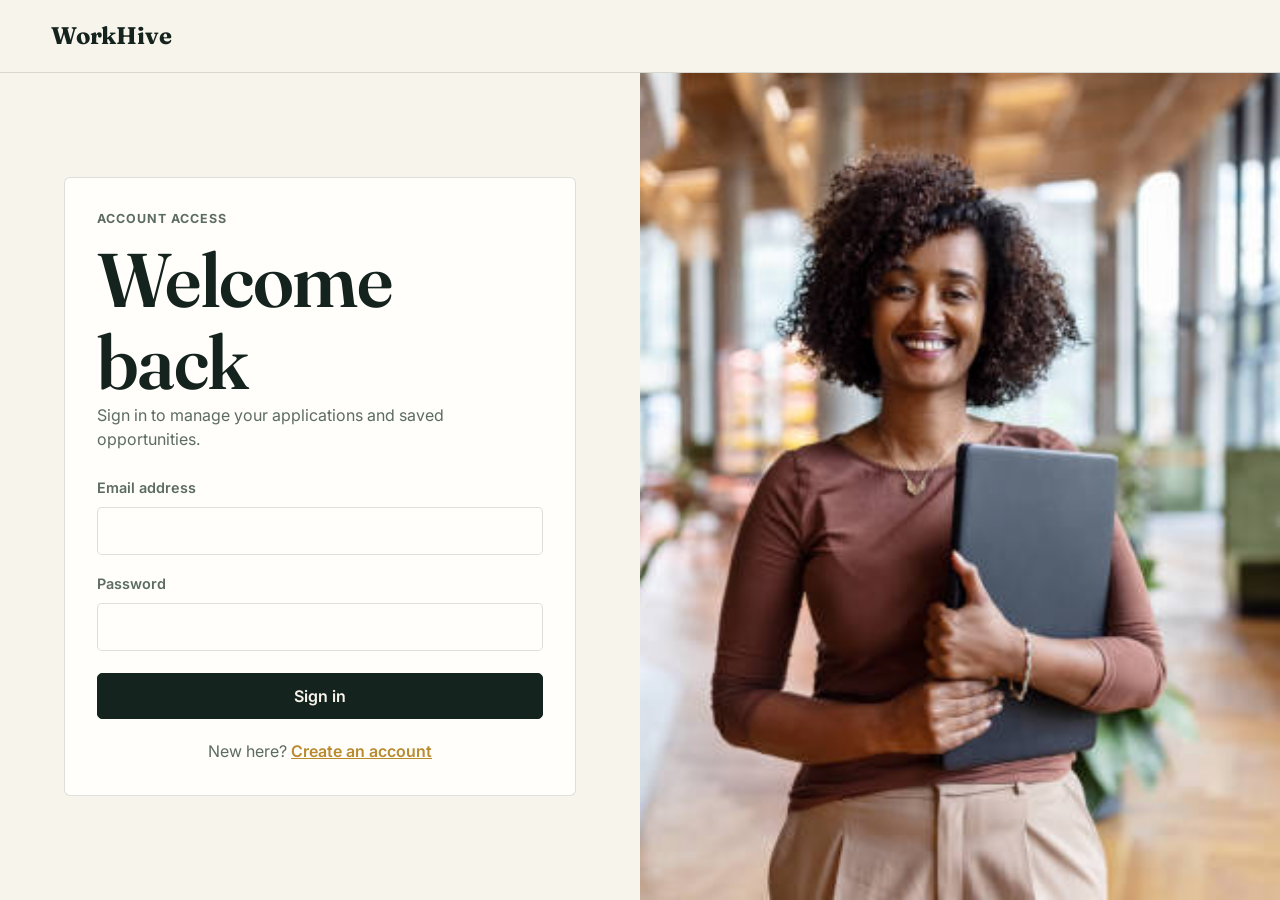
<file: public/login.html>
<!doctype html>
<html lang="en">
<head>
    <meta charset="utf-8">
    <meta name="viewport" content="width=device-width, initial-scale=1">
    <title>Login | WorkHive</title>
    <link rel="stylesheet" href="assets/css/style.css">
</head>
<body>
    <header class="site-header">
        <nav class="site-nav" aria-label="Authentication navigation">
            <a class="site-logo" href="index.php" aria-label="WorkHive home">WorkHive</a>
        </nav>
    </header>

    <main class="auth-main auth-split">
        <section class="auth-shell" aria-labelledby="login-title">
            <div class="auth-card">
                <p class="section-kicker">Account access</p>
                <h1 id="login-title">Welcome back</h1>
                <p>Sign in to manage your applications and saved opportunities.</p>

                <form class="auth-form" action="#" method="post">
                    <div class="form-field">
                        <label for="login-email">Email address</label>
                        <input type="email" id="login-email" name="email" autocomplete="email" required>
                    </div>

                    <div class="form-field">
                        <label for="login-password">Password</label>
                        <input type="password" id="login-password" name="password" autocomplete="current-password" required>
                    </div>

                    <button class="button-primary" type="button">Sign in</button>
                </form>

                <p class="auth-switch">New here? <a href="register.html">Create an account</a></p>
            </div>
        </section>
        <aside class="auth-photo auth-photo-login" aria-label="Professional workplace scene"></aside>
    </main>
</body>
</html>
</file>
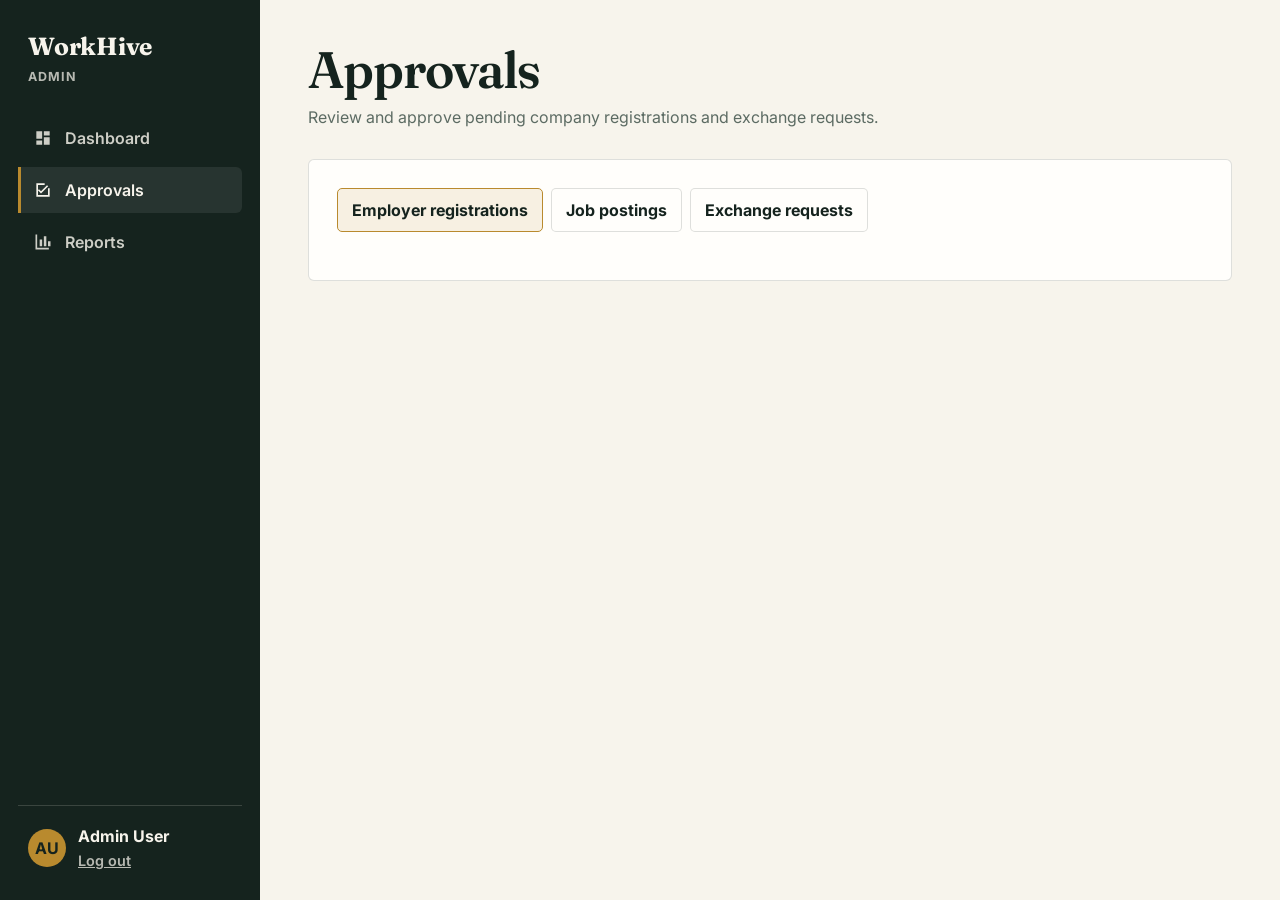
<file: public/admin/approvals.html>
<!doctype html>
<html lang="en">
<head>
    <meta charset="utf-8">
    <meta name="viewport" content="width=device-width, initial-scale=1">
    <title>Approvals | WorkHive Admin</title>
    <link rel="stylesheet" href="../assets/css/style.css">
    <link rel="stylesheet" href="assets/admin.css">
</head>
<body class="admin-body" data-admin-page="approvals">
    <aside class="admin-sidebar" aria-label="Admin navigation">
        <div class="admin-brand">
            <a href="dashboard.php">WorkHive</a>
            <span>Admin</span>
        </div>

        <nav class="admin-nav">
            <a class="admin-nav-link" href="dashboard.php">
                <svg viewBox="0 0 24 24" aria-hidden="true"><path d="M4 13h7V4H4v9Zm0 7h7v-5H4v5Zm9 0h7v-9h-7v9Zm0-16v5h7V4h-7Z"></path></svg>
                <span>Dashboard</span>
            </a>
            <a class="admin-nav-link is-active" href="approvals.php" aria-current="page">
                <svg viewBox="0 0 24 24" aria-hidden="true"><path d="M9.6 16.2 5.8 12.4l1.4-1.4 2.4 2.4 7.2-7.2 1.4 1.4-8.6 8.6ZM4 4h10v2H6v12h12v-8h2v10H4V4Z"></path></svg>
                <span>Approvals</span>
            </a>
            <a class="admin-nav-link" href="reports.php">
                <svg viewBox="0 0 24 24" aria-hidden="true"><path d="M5 19h14v2H3V3h2v16Zm3-2V9h3v8H8Zm5 0V5h3v12h-3Zm5 0v-6h3v6h-3Z"></path></svg>
                <span>Reports</span>
            </a>
        </nav>

        <div class="admin-profile">
            <div class="admin-avatar" aria-hidden="true">AU</div>
            <div>
                <p>Admin User</p>
                <a href="../index.php">Log out</a>
            </div>
        </div>
    </aside>

    <main class="admin-main">
        <header class="admin-page-header">
            <h1>Approvals</h1>
            <p>Review and approve pending company registrations and exchange requests.</p>
        </header>

        <section class="admin-panel approvals-panel" aria-label="Pending approvals">
            <div class="tab-list" role="tablist" aria-label="Approval categories">
                <button class="tab-button is-active" type="button" role="tab" aria-selected="true" data-tab="employers">Employer registrations</button>
                <button class="tab-button" type="button" role="tab" aria-selected="false" data-tab="jobs">Job postings</button>
                <button class="tab-button" type="button" role="tab" aria-selected="false" data-tab="exchanges">Exchange requests</button>
            </div>

            <div class="approval-list" id="approval-list"></div>
        </section>
    </main>

    <script src="assets/admin.js"></script>
</body>
</html>
</file>
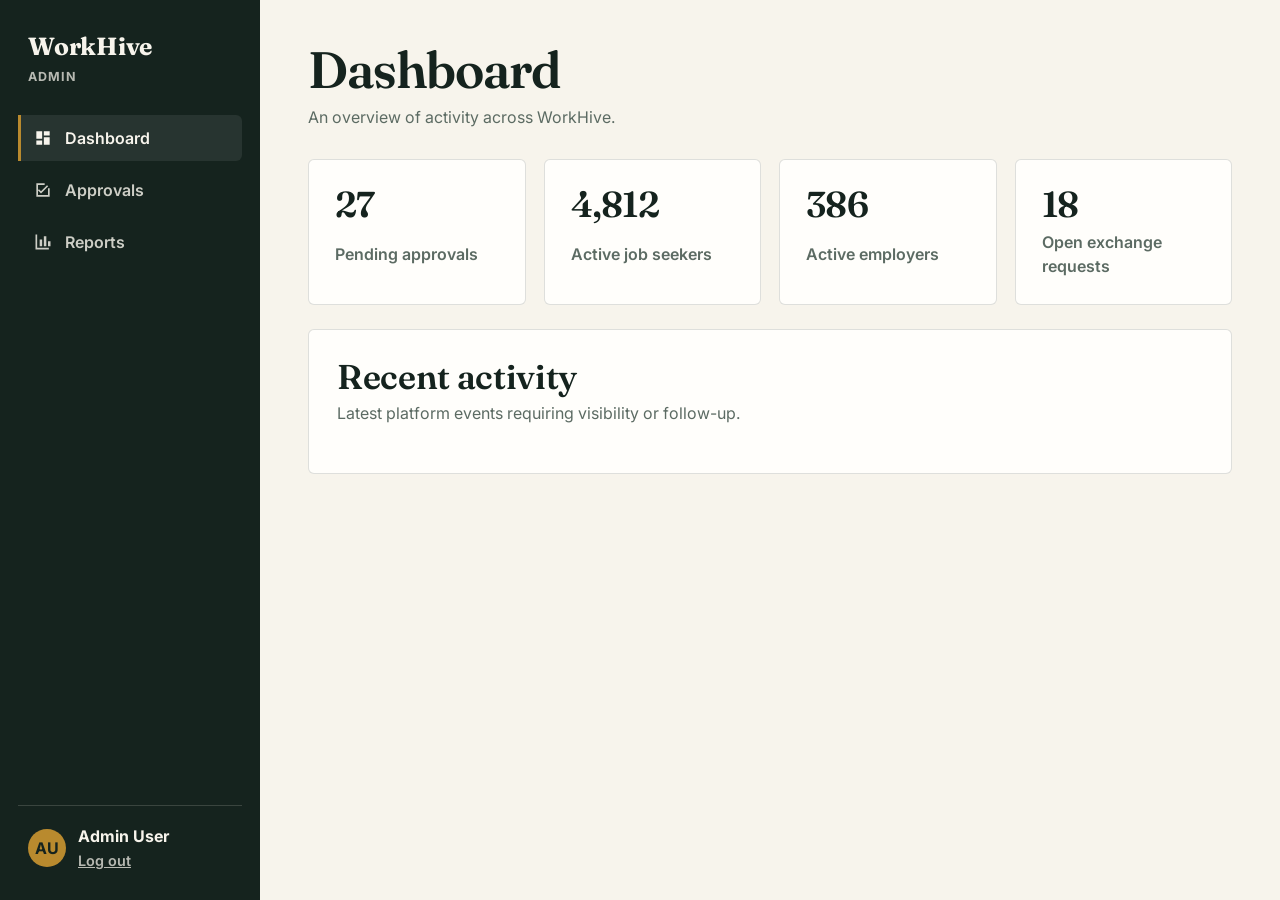
<file: public/admin/dashboard.html>
<!doctype html>
<html lang="en">
<head>
    <meta charset="utf-8">
    <meta name="viewport" content="width=device-width, initial-scale=1">
    <title>Admin Dashboard | WorkHive</title>
    <link rel="stylesheet" href="../assets/css/style.css">
    <link rel="stylesheet" href="assets/admin.css">
</head>
<body class="admin-body" data-admin-page="dashboard">
    <aside class="admin-sidebar" aria-label="Admin navigation">
        <div class="admin-brand">
            <a href="dashboard.php">WorkHive</a>
            <span>Admin</span>
        </div>

        <nav class="admin-nav">
            <a class="admin-nav-link is-active" href="dashboard.php" aria-current="page">
                <svg viewBox="0 0 24 24" aria-hidden="true"><path d="M4 13h7V4H4v9Zm0 7h7v-5H4v5Zm9 0h7v-9h-7v9Zm0-16v5h7V4h-7Z"></path></svg>
                <span>Dashboard</span>
            </a>
            <a class="admin-nav-link" href="approvals.php">
                <svg viewBox="0 0 24 24" aria-hidden="true"><path d="M9.6 16.2 5.8 12.4l1.4-1.4 2.4 2.4 7.2-7.2 1.4 1.4-8.6 8.6ZM4 4h10v2H6v12h12v-8h2v10H4V4Z"></path></svg>
                <span>Approvals</span>
            </a>
            <a class="admin-nav-link" href="reports.php">
                <svg viewBox="0 0 24 24" aria-hidden="true"><path d="M5 19h14v2H3V3h2v16Zm3-2V9h3v8H8Zm5 0V5h3v12h-3Zm5 0v-6h3v6h-3Z"></path></svg>
                <span>Reports</span>
            </a>
        </nav>

        <div class="admin-profile">
            <div class="admin-avatar" aria-hidden="true">AU</div>
            <div>
                <p>Admin User</p>
                <a href="../index.php">Log out</a>
            </div>
        </div>
    </aside>

    <main class="admin-main">
        <header class="admin-page-header">
            <h1>Dashboard</h1>
            <p>An overview of activity across WorkHive.</p>
        </header>

        <section class="admin-stats" aria-label="Platform statistics">
            <article class="admin-stat-card">
                <strong>27</strong>
                <span>Pending approvals</span>
            </article>
            <article class="admin-stat-card">
                <strong>4,812</strong>
                <span>Active job seekers</span>
            </article>
            <article class="admin-stat-card">
                <strong>386</strong>
                <span>Active employers</span>
            </article>
            <article class="admin-stat-card">
                <strong>18</strong>
                <span>Open exchange requests</span>
            </article>
        </section>

        <section class="admin-panel" aria-labelledby="activity-title">
            <div class="admin-section-heading">
                <h2 id="activity-title">Recent activity</h2>
                <p>Latest platform events requiring visibility or follow-up.</p>
            </div>
            <div class="activity-list" id="activity-list"></div>
        </section>
    </main>

    <script src="assets/admin.js"></script>
</body>
</html>
</file>
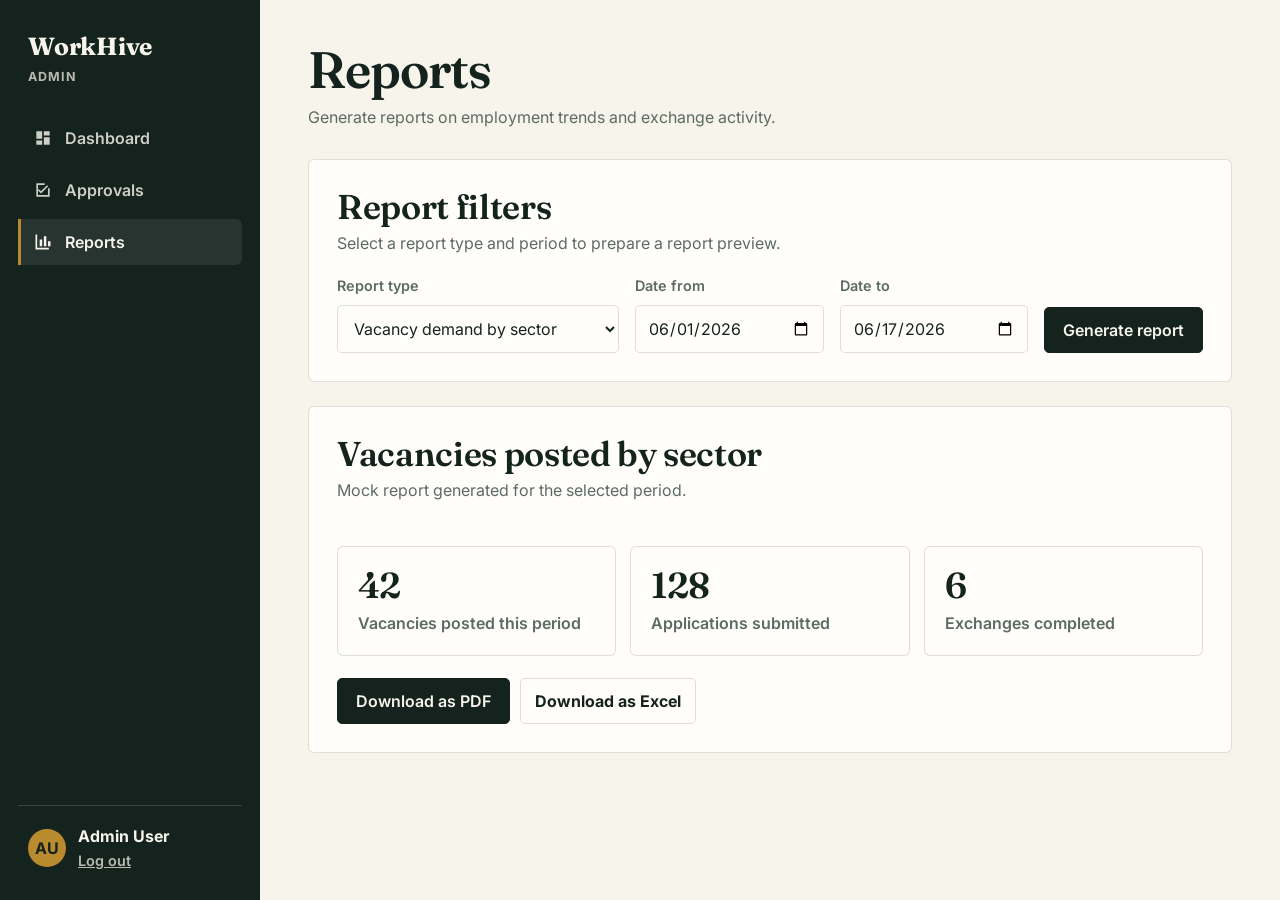
<file: public/admin/reports.html>
<!doctype html>
<html lang="en">
<head>
    <meta charset="utf-8">
    <meta name="viewport" content="width=device-width, initial-scale=1">
    <title>Reports | WorkHive Admin</title>
    <link rel="stylesheet" href="../assets/css/style.css">
    <link rel="stylesheet" href="assets/admin.css">
</head>
<body class="admin-body" data-admin-page="reports">
    <aside class="admin-sidebar" aria-label="Admin navigation">
        <div class="admin-brand">
            <a href="dashboard.php">WorkHive</a>
            <span>Admin</span>
        </div>

        <nav class="admin-nav">
            <a class="admin-nav-link" href="dashboard.php">
                <svg viewBox="0 0 24 24" aria-hidden="true"><path d="M4 13h7V4H4v9Zm0 7h7v-5H4v5Zm9 0h7v-9h-7v9Zm0-16v5h7V4h-7Z"></path></svg>
                <span>Dashboard</span>
            </a>
            <a class="admin-nav-link" href="approvals.php">
                <svg viewBox="0 0 24 24" aria-hidden="true"><path d="M9.6 16.2 5.8 12.4l1.4-1.4 2.4 2.4 7.2-7.2 1.4 1.4-8.6 8.6ZM4 4h10v2H6v12h12v-8h2v10H4V4Z"></path></svg>
                <span>Approvals</span>
            </a>
            <a class="admin-nav-link is-active" href="reports.php" aria-current="page">
                <svg viewBox="0 0 24 24" aria-hidden="true"><path d="M5 19h14v2H3V3h2v16Zm3-2V9h3v8H8Zm5 0V5h3v12h-3Zm5 0v-6h3v6h-3Z"></path></svg>
                <span>Reports</span>
            </a>
        </nav>

        <div class="admin-profile">
            <div class="admin-avatar" aria-hidden="true">AU</div>
            <div>
                <p>Admin User</p>
                <a href="../index.php">Log out</a>
            </div>
        </div>
    </aside>

    <main class="admin-main">
        <header class="admin-page-header">
            <h1>Reports</h1>
            <p>Generate reports on employment trends and exchange activity.</p>
        </header>

        <section class="admin-panel" aria-labelledby="report-filter-title">
            <div class="admin-section-heading">
                <h2 id="report-filter-title">Report filters</h2>
                <p>Select a report type and period to prepare a report preview.</p>
            </div>

            <form class="report-filter-form">
                <div class="form-field">
                    <label for="report-type">Report type</label>
                    <select id="report-type" name="reportType">
                        <option>Employment trends</option>
                        <option selected>Vacancy demand by sector</option>
                        <option>Exchange activity</option>
                    </select>
                </div>
                <div class="form-field">
                    <label for="date-from">Date from</label>
                    <input type="date" id="date-from" name="dateFrom" value="2026-06-01">
                </div>
                <div class="form-field">
                    <label for="date-to">Date to</label>
                    <input type="date" id="date-to" name="dateTo" value="2026-06-17">
                </div>
                <button class="button-primary" type="button" id="generate-report">Generate report</button>
            </form>
        </section>

        <section class="admin-panel report-preview" aria-labelledby="report-preview-title">
            <div class="admin-section-heading">
                <h2 id="report-preview-title">Vacancies posted by sector</h2>
                <p id="report-message">Mock report generated for the selected period.</p>
            </div>

            <div class="bar-chart" id="bar-chart" aria-label="Vacancies posted by sector"></div>

            <div class="summary-stats">
                <article>
                    <strong>42</strong>
                    <span>Vacancies posted this period</span>
                </article>
                <article>
                    <strong>128</strong>
                    <span>Applications submitted</span>
                </article>
                <article>
                    <strong>6</strong>
                    <span>Exchanges completed</span>
                </article>
            </div>

            <div class="report-actions">
                <button class="button-primary" type="button" data-download="PDF">Download as PDF</button>
                <button class="button-outline" type="button" data-download="Excel">Download as Excel</button>
            </div>
        </section>
    </main>

    <script src="assets/admin.js"></script>
</body>
</html>
</file>
<file: public/assets/css/style.css>
@import url("https://fonts.googleapis.com/css2?family=Fraunces:wght@400;600;700&family=Inter:wght@400;500;600&display=swap");

:root {
    --ink: #15231E;
    --paper: #F7F4EC;
    --paper-deep: #EFEADB;
    --gold: #B98A2E;
    --forest: #2B4A3E;
    --muted: #5C6B63;
    --line: rgba(21, 35, 30, 0.14);
    --white: #FFFEFB;
    --page-gutter: clamp(24px, 4vw, 64px);
}

* {
    box-sizing: border-box;
}

html {
    background: var(--paper);
    color: var(--ink);
    font-family: "Inter", Arial, sans-serif;
    line-height: 1.5;
    scroll-behavior: smooth;
}

body {
    min-width: 320px;
    margin: 0;
    background: var(--paper);
    color: var(--ink);
}

body,
button,
input,
select {
    font: inherit;
}

button,
input,
select {
    color: inherit;
}

button {
    border: 0;
}

a {
    color: inherit;
}

h1,
h2,
h3,
p,
dl,
dd {
    margin: 0;
}

h1,
h2,
h3 {
    font-family: "Fraunces", Georgia, serif;
    font-weight: 600;
    letter-spacing: -0.01em;
    line-height: 1.08;
}

h1 {
    max-width: 800px;
    font-size: clamp(2.25rem, 6vw, 4.75rem);
    letter-spacing: -0.02em;
}

h2 {
    font-size: clamp(1.5rem, 3vw, 2.15rem);
}

h3 {
    font-size: 1.25rem;
}

.site-header {
    position: sticky;
    top: 0;
    z-index: 30;
    background: var(--paper);
    border-bottom: 1px solid var(--line);
}

.site-nav {
    display: flex;
    align-items: center;
    justify-content: space-between;
    gap: 24px;
    width: 100%;
    min-height: 72px;
    padding: 0 var(--page-gutter);
}

.site-logo {
    color: var(--ink);
    font-family: "Fraunces", Georgia, serif;
    font-size: 1.5rem;
    font-weight: 700;
    letter-spacing: -0.01em;
    text-decoration: none;
}

.nav-links {
    display: flex;
    align-items: center;
    margin-left: auto;
}

.nav-link {
    color: var(--ink);
    font-weight: 600;
    text-decoration-color: transparent;
    text-decoration-line: underline;
    text-decoration-thickness: 2px;
    text-underline-offset: 6px;
    transition: color 180ms ease, text-decoration-color 180ms ease;
}

.nav-link:hover {
    color: var(--forest);
    text-decoration-color: var(--gold);
}

.nav-actions {
    display: flex;
    align-items: center;
    gap: 10px;
}

.nav-button,
.button-primary,
.pagination-button {
    display: inline-flex;
    align-items: center;
    justify-content: center;
    min-height: 42px;
    padding: 10px 18px;
    border: 1px solid var(--ink);
    border-radius: 5px;
    background: var(--ink);
    color: var(--paper);
    font-weight: 600;
    text-decoration: none;
    cursor: pointer;
    transition: background-color 180ms ease, border-color 180ms ease, color 180ms ease;
}

.nav-button:hover,
.button-primary:hover,
.pagination-button:hover:not(:disabled) {
    border-color: var(--forest);
    background: var(--forest);
}

.button-primary:disabled,
.button-outline:disabled {
    border-color: var(--line);
    background: var(--paper-deep);
    color: var(--muted);
    cursor: not-allowed;
}

.button-outline {
    display: inline-flex;
    align-items: center;
    justify-content: center;
    min-height: 42px;
    padding: 10px 18px;
    border: 1px solid var(--line);
    border-radius: 5px;
    background: var(--white);
    color: var(--ink);
    font-weight: 700;
    text-decoration: none;
    cursor: pointer;
    transition: background-color 180ms ease, border-color 180ms ease, color 180ms ease;
}

.button-outline:hover {
    border-color: var(--forest);
    color: var(--forest);
}

.nav-button-secondary {
    background: transparent;
    color: var(--ink);
}

.nav-button-secondary:hover {
    color: var(--paper);
}

.hero-section {
    padding: 88px var(--page-gutter) 72px;
    background: var(--paper);
}

.hero-layout {
    display: grid;
    grid-template-columns: minmax(0, 1fr) minmax(320px, 0.82fr);
    align-items: center;
    gap: clamp(28px, 5vw, 72px);
}

.hero-content,
.job-search-section,
.job-listings-section,
.site-footer,
.auth-shell {
    width: 100%;
}

.hero-image,
.auth-photo {
    background-color: var(--paper-deep);
    background-position: center;
    background-size: cover;
}

.hero-image {
    min-height: clamp(280px, 36vw, 520px);
    border: 1px solid var(--line);
    border-radius: 6px;
    background-image: url("../images/hero-banner.jpg");
}

.hero-content p:not(.section-kicker) {
    max-width: 620px;
    margin-top: 18px;
    color: var(--muted);
    font-size: 1.12rem;
}

.section-kicker {
    margin-bottom: 10px;
    color: var(--gold);
    font-size: 0.78rem;
    font-weight: 700;
    letter-spacing: 0.08em;
    text-transform: uppercase;
}

.job-search-section {
    padding: 28px var(--page-gutter);
    border: 1px solid var(--line);
    border-right: 0;
    border-left: 0;
    border-radius: 0;
    background: var(--white);
}

.section-heading {
    display: grid;
    gap: 2px;
}

.job-search-form {
    display: grid;
    grid-template-columns: minmax(240px, 1.4fr) repeat(2, minmax(180px, 0.8fr));
    gap: 16px;
    margin-top: 20px;
}

.form-field {
    display: flex;
    flex-direction: column;
    gap: 8px;
}

.form-field label {
    color: var(--muted);
    font-size: 0.9rem;
    font-weight: 600;
}

.form-field input,
.form-field select {
    width: 100%;
    min-height: 48px;
    border: 1px solid var(--line);
    border-radius: 5px;
    background: var(--white);
    color: var(--ink);
    padding: 10px 12px;
    outline: none;
    transition: border-color 180ms ease, box-shadow 180ms ease;
}

.form-field input:focus,
.form-field select:focus {
    border-color: var(--gold);
    box-shadow: 0 0 0 3px rgba(185, 138, 46, 0.14);
}

.job-listings-section {
    padding: 64px var(--page-gutter) 72px;
    scroll-margin-top: 88px;
}

.listings-header {
    display: flex;
    align-items: end;
    justify-content: space-between;
    gap: 20px;
}

.result-count {
    color: var(--muted);
    font-weight: 600;
}

.job-listings {
    display: grid;
    grid-template-columns: repeat(auto-fit, minmax(320px, 1fr));
    gap: 20px;
    margin-top: 24px;
}

.job-card,
.auth-card,
.role-option,
.empty-state,
.modal-card {
    border: 1px solid var(--line);
    border-radius: 6px;
    background: var(--white);
}

.job-card {
    min-height: 100%;
    transition: border-color 180ms ease, box-shadow 180ms ease, transform 180ms ease;
}

.job-card:hover,
.job-card:focus-within {
    border-color: rgba(185, 138, 46, 0.45);
    box-shadow: 0 14px 34px rgba(21, 35, 30, 0.09);
    transform: translateY(-2px);
}

.job-card-button {
    display: flex;
    width: 100%;
    min-height: 100%;
    flex-direction: column;
    gap: 22px;
    padding: 28px;
    background: transparent;
    text-align: left;
    cursor: pointer;
}

.job-card-header {
    display: grid;
    gap: 8px;
}

.job-company {
    color: var(--gold);
    font-weight: 600;
}

.job-meta,
.modal-summary,
.requirements-list {
    display: grid;
    gap: 14px 18px;
}

.job-meta {
    grid-template-columns: repeat(2, minmax(0, 1fr));
    padding-top: 18px;
    border-top: 1px solid var(--line);
}

.job-meta dt,
.modal-summary dt,
.requirements-list dt {
    color: var(--muted);
    font-size: 0.78rem;
    font-weight: 600;
    letter-spacing: 0.04em;
    text-transform: uppercase;
}

.job-meta dd,
.modal-summary dd,
.requirements-list dd {
    margin-top: 3px;
    color: var(--ink);
    font-weight: 500;
}

.job-excerpt {
    color: var(--muted);
}

.empty-state {
    grid-column: 1 / -1;
    padding: 32px;
}

.empty-state p {
    margin-top: 8px;
    color: var(--muted);
}

.pagination {
    display: flex;
    justify-content: center;
    gap: 8px;
    margin-top: 32px;
}

.pagination-button {
    min-width: 44px;
    padding-inline: 14px;
}

.pagination-button.is-current {
    border-color: var(--gold);
    background: var(--gold);
    color: var(--white);
}

.pagination-button:disabled {
    opacity: 0.48;
    cursor: not-allowed;
}

.modal {
    position: fixed;
    inset: 0;
    z-index: 60;
    display: grid;
    place-items: center;
    padding: 24px;
}

.modal[hidden] {
    display: none;
}

.modal-backdrop {
    position: absolute;
    inset: 0;
    background: rgba(21, 35, 30, 0.72);
}

.modal-card {
    position: relative;
    width: min(860px, 100%);
    max-height: min(760px, calc(100vh - 48px));
    overflow: auto;
    padding: 32px;
    box-shadow: 0 20px 48px rgba(21, 35, 30, 0.18);
}

.modal-close {
    position: absolute;
    top: 18px;
    right: 18px;
    display: inline-flex;
    width: 38px;
    height: 38px;
    align-items: center;
    justify-content: center;
    border: 1px solid var(--line);
    border-radius: 5px;
    background: var(--white);
    color: var(--ink);
    cursor: pointer;
}

.modal-close:hover {
    border-color: var(--forest);
    color: var(--forest);
}

.modal-close svg {
    width: 20px;
    height: 20px;
    fill: currentColor;
}

.modal-content {
    display: grid;
    gap: 24px;
}

.modal-company {
    color: var(--gold);
    font-weight: 600;
}

.modal-summary {
    grid-template-columns: repeat(4, minmax(0, 1fr));
    padding: 18px 0;
    border-top: 1px solid var(--line);
    border-bottom: 1px solid var(--line);
}

.modal-section {
    display: grid;
    gap: 10px;
}

.modal-section p,
.requirements-list dd {
    color: var(--muted);
}

.requirements-list {
    grid-template-columns: repeat(3, minmax(0, 1fr));
}

.skills-group {
    display: flex;
    flex-wrap: wrap;
    gap: 8px;
}

.skill-tag {
    display: inline-flex;
    align-items: center;
    min-height: 32px;
    padding: 6px 10px;
    border: 1px solid rgba(185, 138, 46, 0.35);
    border-radius: 5px;
    background: rgba(185, 138, 46, 0.1);
    color: var(--ink);
    font-weight: 600;
}

.modal-actions {
    display: grid;
    gap: 12px;
    justify-items: start;
    padding-top: 6px;
}

.apply-message {
    color: var(--muted);
}

.apply-message a,
.auth-switch a {
    color: var(--gold);
    font-weight: 600;
}

.site-footer {
    display: flex;
    justify-content: space-between;
    gap: 18px;
    padding: 28px var(--page-gutter);
    border-top: 1px solid var(--line);
    color: var(--muted);
}

.site-footer p:first-child {
    color: var(--ink);
    font-weight: 600;
}

.auth-main {
    min-height: calc(100vh - 73px);
    display: grid;
    align-items: center;
    padding: 56px var(--page-gutter);
}

.auth-split {
    grid-template-columns: 1fr 1fr;
    align-items: stretch;
    padding: 0;
}

.auth-shell {
    display: grid;
    align-content: center;
    justify-items: center;
    padding: clamp(48px, 5vw, 64px);
    background: var(--paper);
}

.auth-photo {
    min-height: calc(100vh - 73px);
}

.auth-photo-login {
    background-image: url("../images/login-side.jpg");
}

.auth-photo-register {
    background-image: url("../images/register-side.jpg");
}

.auth-card {
    width: min(100%, 520px);
    padding: 32px;
}

.auth-card p {
    color: var(--muted);
}

.auth-form {
    display: grid;
    gap: 18px;
    margin-top: 26px;
}

.auth-card .button-primary {
    width: 100%;
    margin-top: 4px;
}

.auth-switch {
    margin-top: 20px;
    text-align: center;
}

.form-alert {
    margin-top: 20px;
    padding: 12px 14px;
    border: 1px solid rgba(185, 138, 46, 0.34);
    border-radius: 5px;
    background: rgba(185, 138, 46, 0.1);
    color: var(--ink);
    font-weight: 600;
}

.placeholder-main {
    min-height: 100vh;
    display: grid;
    place-items: center;
    padding: var(--page-gutter);
    background: var(--paper);
}

.placeholder-card {
    display: grid;
    gap: 16px;
    width: min(100%, 620px);
    padding: 32px;
    border: 1px solid var(--line);
    border-radius: 6px;
    background: var(--white);
}

.placeholder-card p:not(.section-kicker) {
    color: var(--muted);
}

.placeholder-card .button-primary {
    width: max-content;
}

.profile-main {
    min-height: calc(100vh - 73px);
    padding: 48px var(--page-gutter);
    background: var(--paper);
}

.profile-card {
    display: grid;
    gap: 22px;
    width: 100%;
    padding: 32px;
    border: 1px solid var(--line);
    border-radius: 6px;
    background: var(--white);
}

.profile-card > p:not(.section-kicker),
.profile-form-section > p {
    color: var(--muted);
}

.profile-form {
    display: grid;
    gap: 28px;
}

.profile-form-section {
    display: grid;
    gap: 18px;
    padding-top: 24px;
    border-top: 1px solid var(--line);
}

.form-grid {
    display: grid;
    grid-template-columns: repeat(2, minmax(0, 1fr));
    gap: 16px;
}

.full-span {
    grid-column: 1 / -1;
}

.form-field textarea {
    width: 100%;
    min-height: 120px;
    resize: vertical;
    border: 1px solid var(--line);
    border-radius: 5px;
    background: var(--white);
    color: var(--ink);
    padding: 10px 12px;
    outline: none;
    transition: border-color 180ms ease, box-shadow 180ms ease;
}

.form-field textarea:focus {
    border-color: var(--gold);
    box-shadow: 0 0 0 3px rgba(185, 138, 46, 0.14);
}

.repeat-heading {
    display: flex;
    align-items: center;
    justify-content: space-between;
    gap: 16px;
}

.repeat-list {
    display: grid;
    gap: 14px;
}

.repeat-block,
.company-summary {
    padding: 20px;
    border: 1px solid var(--line);
    border-radius: 6px;
    background: var(--paper);
}

.checkbox-field {
    display: flex;
    align-items: center;
    gap: 10px;
    color: var(--muted);
    font-weight: 600;
}

.checkbox-field input {
    width: 18px;
    height: 18px;
    accent-color: var(--gold);
}

.company-summary {
    display: grid;
    grid-template-columns: repeat(2, minmax(0, 1fr));
    gap: 16px;
}

.company-summary div {
    display: grid;
    gap: 5px;
}

.company-summary span {
    color: var(--muted);
    font-size: 0.78rem;
    font-weight: 700;
    letter-spacing: 0.04em;
    text-transform: uppercase;
}

.company-summary strong {
    font-size: 1rem;
}

.panel-header {
    display: flex;
    align-items: end;
    justify-content: space-between;
    gap: 20px;
}

.vacancy-form {
    grid-template-columns: repeat(4, minmax(0, 1fr));
}

.vacancy-modal {
    position: fixed;
    top: 0;
    left: 0;
    z-index: 1000;
    display: none;
    width: 100%;
    height: 100%;
    align-items: center;
    justify-content: center;
    padding: 24px;
    background: rgba(21, 35, 30, 0.6);
    overflow-y: auto;
}

.vacancy-modal.is-open {
    display: flex;
}

.vacancy-modal-backdrop {
    position: absolute;
    inset: 0;
}

.vacancy-modal-card {
    position: relative;
    z-index: 1;
    width: min(600px, 100%);
    max-height: calc(100vh - 48px);
    overflow-y: auto;
    padding: 40px;
    border: 1px solid var(--line);
    border-radius: 10px;
    background: var(--white);
    box-shadow: 0 24px 70px rgba(21, 35, 30, 0.28);
}

.vacancy-modal-card h2 {
    margin-bottom: 24px;
}

.vacancy-modal-close {
    position: absolute;
    top: 16px;
    right: 16px;
    display: inline-flex;
    width: 38px;
    height: 38px;
    align-items: center;
    justify-content: center;
    border: 1px solid var(--line);
    border-radius: 5px;
    background: var(--white);
    color: var(--ink);
    cursor: pointer;
}

.vacancy-modal-close:hover {
    border-color: var(--forest);
    color: var(--forest);
}

.vacancy-modal-close svg {
    width: 20px;
    height: 20px;
    fill: currentColor;
}

body.modal-open {
    overflow: hidden;
}

.approval-actions form {
    margin: 0;
}

.notification-bell {
    position: relative;
    display: inline-flex;
    align-items: center;
}

.notification-bell-button {
    position: relative;
    display: inline-flex;
    width: 40px;
    height: 40px;
    align-items: center;
    justify-content: center;
    border: 1px solid var(--line);
    border-radius: 6px;
    background: var(--white);
    color: var(--ink);
    cursor: pointer;
}

.admin-sidebar .notification-bell-button {
    border-color: rgba(247, 244, 236, 0.18);
    background: rgba(255, 254, 251, 0.08);
    color: var(--paper);
}

.notification-bell-button svg {
    width: 20px;
    height: 20px;
    fill: currentColor;
}

.notification-badge {
    position: absolute;
    top: -6px;
    right: -6px;
    display: inline-flex;
    min-width: 20px;
    height: 20px;
    align-items: center;
    justify-content: center;
    padding: 0 5px;
    border: 2px solid var(--white);
    border-radius: 999px;
    background: var(--gold);
    color: var(--ink);
    font-size: 0.72rem;
    font-weight: 800;
}

.notification-dropdown {
    position: absolute;
    top: calc(100% + 10px);
    left: 0;
    z-index: 1200;
    width: min(340px, calc(100vw - 24px));
    overflow: hidden;
    border: 1px solid var(--line);
    border-radius: 6px;
    background: var(--white);
    box-shadow: 0 18px 44px rgba(21, 35, 30, 0.16);
    color: var(--ink);
}

.notification-dropdown,
.notification-dropdown strong,
.notification-dropdown span {
    color: var(--ink) !important;
}

.notification-dropdown.align-right,
.admin-sidebar .notification-dropdown.align-right {
    right: 0;
    left: auto;
}

.admin-sidebar .notification-dropdown {
    right: auto;
    left: calc(100% + 10px);
    top: auto;
    bottom: calc(100% + 10px);
}

.notification-dropdown[hidden] {
    display: none;
}

.notification-dropdown-header,
.notification-view-all {
    padding: 12px 14px;
}

.notification-dropdown-header {
    border-bottom: 1px solid var(--line);
}

.notification-dropdown-list {
    display: grid;
    max-height: 320px;
    overflow-y: auto;
    color: var(--ink);
}

.notification-row,
.notification-card {
    position: relative;
    display: grid;
    gap: 5px;
    color: var(--ink);
    text-decoration: none;
}

.notification-dropdown .notification-row {
    color: var(--ink) !important;
}

.notification-row {
    padding: 12px 14px;
    border-bottom: 1px solid var(--line);
}

.notification-row.is-unread {
    border-left: 3px solid var(--gold);
    background: rgba(185, 138, 46, 0.08);
}

.notification-row span,
.notification-card strong {
    font-weight: 700;
}

.notification-row time,
.notification-card time,
.notification-empty,
.notifications-page-header p {
    color: var(--muted);
    font-size: 0.88rem;
}

.notification-dropdown .notification-row time,
.notification-dropdown .notification-empty {
    color: var(--muted) !important;
}

.notification-view-all {
    display: block;
    color: var(--gold) !important;
    font-weight: 800;
    text-decoration: none;
}

.notification-empty {
    padding: 18px 14px;
}

.notifications-page-header {
    display: flex;
    align-items: start;
    justify-content: space-between;
    gap: 20px;
    margin-bottom: 24px;
}

.notification-list-full {
    display: grid;
    gap: 12px;
}

.notification-card {
    padding: 18px 20px 18px 24px;
    border: 1px solid var(--line);
    border-radius: 6px;
    background: var(--white);
}

.notification-card.is-unread::before {
    position: absolute;
    top: 22px;
    left: 10px;
    width: 7px;
    height: 7px;
    border-radius: 50%;
    background: var(--gold);
    content: "";
}

.notification-type {
    display: inline-flex;
    width: max-content;
    min-height: 26px;
    align-items: center;
    padding: 4px 8px;
    border: 1px solid rgba(43, 74, 62, 0.2);
    border-radius: 5px;
    background: rgba(43, 74, 62, 0.08);
    color: var(--forest);
    font-size: 0.78rem;
    font-weight: 800;
}

.notification-type-approval,
.notification-type-vacancy {
    border-color: rgba(185, 138, 46, 0.32);
    background: rgba(185, 138, 46, 0.1);
    color: var(--gold);
}

.notification-type-contract,
.notification-type-exchange {
    border-color: rgba(92, 107, 99, 0.24);
    background: rgba(92, 107, 99, 0.08);
    color: var(--muted);
}

.seeker-page {
    display: grid;
    gap: 24px;
}

.seeker-page .section-heading > p:not(.section-kicker),
.seeker-card > p {
    color: var(--muted);
}

.seeker-nav-actions span {
    color: var(--muted);
    font-weight: 600;
}

.admin-stats {
    display: grid;
    grid-template-columns: repeat(4, minmax(0, 1fr));
    gap: 18px;
}

.seeker-stats {
    grid-template-columns: repeat(2, minmax(0, 1fr));
}

.admin-stat-card {
    display: grid;
    gap: 8px;
    padding: 26px;
    border: 1px solid var(--line);
    border-radius: 6px;
    background: var(--white);
}

.admin-stat-card strong {
    font-family: "Fraunces", Georgia, serif;
    font-size: 2.25rem;
    font-weight: 600;
    letter-spacing: -0.02em;
    line-height: 1;
}

.admin-stat-card span {
    color: var(--muted);
    font-weight: 600;
}

.application-list {
    display: grid;
    gap: 16px;
}

.application-card {
    display: grid;
    gap: 18px;
    padding: 26px;
    border: 1px solid var(--line);
    border-radius: 6px;
    background: var(--white);
}

.application-card h2 {
    font-size: 1.35rem;
}

.status-tag {
    display: inline-flex;
    align-items: center;
    min-height: 28px;
    width: max-content;
    padding: 5px 9px;
    border-radius: 5px;
    font-size: 0.82rem;
    font-weight: 700;
}

.status-tag.pending,
.status-tag.applied {
    border: 1px solid rgba(185, 138, 46, 0.34);
    background: rgba(185, 138, 46, 0.11);
    color: var(--ink);
}

.status-tag.exchange-awaiting-approval {
    border: 1px solid rgba(185, 138, 46, 0.42);
    background: rgba(185, 138, 46, 0.14);
    color: var(--gold);
}

.status-tag.exchange-pending {
    border: 1px solid rgba(92, 107, 99, 0.28);
    background: rgba(92, 107, 99, 0.08);
    color: var(--muted);
}

.status-tag.exchange-negotiating {
    border: 1px solid rgba(43, 74, 62, 0.28);
    background: rgba(43, 74, 62, 0.1);
    color: var(--forest);
}

.status-tag.exchange-accepted {
    border: 1px solid var(--forest);
    background: var(--forest);
    color: var(--white);
}

.status-tag.exchange-rejected {
    border: 1px solid rgba(146, 68, 68, 0.28);
    background: rgba(146, 68, 68, 0.1);
    color: #924444;
}

.status-tag.approved,
.status-tag.completed,
.status-tag.active,
.status-tag.shortlisted,
.status-tag.hired,
.status-tag.accepted {
    border: 1px solid rgba(43, 74, 62, 0.28);
    background: rgba(43, 74, 62, 0.1);
    color: var(--forest);
}

.status-tag.closed,
.status-tag.rejected {
    border: 1px solid var(--line);
    background: var(--paper-deep);
    color: var(--muted);
}

.feedback-note {
    padding: 12px 14px;
    border-left: 3px solid var(--gold);
    background: var(--paper-deep);
    color: var(--muted);
}

.profile-section-card {
    align-content: start;
}

.profile-detail-grid {
    display: grid;
    grid-template-columns: repeat(4, minmax(0, 1fr));
    gap: 16px;
}

.profile-detail-grid div {
    display: grid;
    gap: 5px;
}

.profile-detail-grid span,
.muted-text {
    color: var(--muted);
    font-size: 0.86rem;
    font-weight: 600;
}

.profile-detail-grid strong {
    font-size: 1rem;
}

.text-link {
    color: var(--gold);
    font-weight: 700;
    text-decoration-thickness: 2px;
    text-underline-offset: 4px;
}

.profile-thumb {
    width: 92px;
    height: 92px;
    border: 1px solid var(--line);
    border-radius: 6px;
    object-fit: cover;
}

.profile-entry {
    display: grid;
    gap: 14px;
    padding: 18px 0;
    border-top: 1px solid var(--line);
}

.profile-entry:first-of-type {
    border-top: 0;
}

.profile-entry p {
    margin-top: 6px;
    color: var(--muted);
}

.edit-panel {
    padding: 20px;
    border: 1px solid var(--line);
    border-radius: 6px;
    background: var(--paper);
}

.skill-entry {
    width: 100%;
}

.role-picker {
    display: grid;
    grid-template-columns: repeat(2, minmax(0, 1fr));
    gap: 12px;
    margin: 0;
    padding: 0;
    border: 0;
}

.role-option {
    display: grid;
    gap: 6px;
    min-height: 102px;
    padding: 18px;
    cursor: pointer;
    transition: border-color 180ms ease, background-color 180ms ease;
}

.role-option input {
    position: absolute;
    opacity: 0;
    pointer-events: none;
}

.role-option span {
    font-weight: 700;
}

.role-option small {
    color: var(--muted);
    line-height: 1.4;
}

.role-option.is-selected {
    border-color: var(--gold);
    background: rgba(185, 138, 46, 0.1);
}

.employer-fields[hidden] {
    display: none;
}

.job-card-button:focus-visible,
.nav-button:focus-visible,
.nav-link:focus-visible,
.button-primary:focus-visible,
.button-outline:focus-visible,
.pagination-button:focus-visible,
.modal-close:focus-visible,
.role-option:focus-within,
.auth-switch a:focus-visible,
.apply-message a:focus-visible,
.site-logo:focus-visible {
    outline: 3px solid rgba(185, 138, 46, 0.42);
    outline-offset: 3px;
}

@media (max-width: 900px) {
    .site-nav {
        min-height: 64px;
    }

    .site-logo {
        font-size: 1.3rem;
    }

    .nav-actions {
        gap: 8px;
    }

    .nav-button {
        min-height: 38px;
        padding: 8px 12px;
    }

    .hero-section {
        padding-top: 60px;
        padding-bottom: 48px;
    }

    .hero-layout,
    .auth-split {
        grid-template-columns: 1fr;
    }

    .hero-image {
        min-height: 320px;
    }

    .auth-main {
        padding: 0;
    }

    .auth-photo {
        display: none;
    }

    .job-search-section {
        padding-top: 24px;
        padding-bottom: 24px;
    }

    .job-search-form,
    .job-listings,
    .modal-summary,
    .requirements-list,
    .form-grid,
    .company-summary,
    .profile-detail-grid,
    .admin-stats,
    .seeker-stats {
        grid-template-columns: 1fr;
    }

    .job-card-button {
        padding: 24px;
    }
}

@media (max-width: 620px) {
    .site-nav {
        gap: 12px;
    }

    .site-logo {
        font-size: 1.2rem;
    }

    .nav-actions {
        flex-shrink: 0;
    }

    .nav-button {
        padding-inline: 10px;
        font-size: 0.92rem;
    }

    .listings-header,
    .site-footer {
        align-items: start;
        flex-direction: column;
    }

    .job-meta,
    .role-picker {
        grid-template-columns: 1fr;
    }

    .pagination {
        flex-wrap: wrap;
    }

    .modal {
        padding: 12px;
    }

    .modal-card,
    .auth-card,
    .profile-card {
        padding: 24px;
    }

    .repeat-heading {
        align-items: start;
        flex-direction: column;
    }
}

@media (prefers-reduced-motion: reduce) {
    *,
    *::before,
    *::after {
        scroll-behavior: auto !important;
        transition-duration: 0.01ms !important;
        animation-duration: 0.01ms !important;
        animation-iteration-count: 1 !important;
    }

    .job-card:hover,
    .job-card:focus-within {
        transform: none;
    }
}
</file>
<file: public/admin/assets/admin.css>
:root {
    --admin-sidebar: 260px;
    --admin-rail: 76px;
}

.admin-body {
    min-height: 100vh;
    background: var(--paper);
}

.admin-sidebar {
    position: fixed;
    inset: 0 auto 0 0;
    z-index: 40;
    display: flex;
    width: var(--admin-sidebar);
    height: 100vh;
    flex-direction: column;
    padding: 28px 18px;
    background: var(--ink);
    color: var(--paper);
}

.admin-brand {
    display: grid;
    gap: 3px;
    padding: 0 10px 28px;
}

.admin-brand a {
    color: var(--paper);
    font-family: "Fraunces", Georgia, serif;
    font-size: 1.55rem;
    font-weight: 700;
    letter-spacing: -0.01em;
    text-decoration: none;
}

.admin-brand span {
    color: rgba(247, 244, 236, 0.72);
    font-size: 0.78rem;
    font-weight: 700;
    letter-spacing: 0.08em;
    text-transform: uppercase;
}

.admin-nav {
    display: grid;
    gap: 6px;
}

.admin-nav-link {
    display: flex;
    align-items: center;
    gap: 12px;
    min-height: 46px;
    padding: 10px 12px;
    border-left: 3px solid transparent;
    border-radius: 0 6px 6px 0;
    color: rgba(247, 244, 236, 0.82);
    font-weight: 600;
    text-decoration: none;
    transition: background-color 180ms ease, color 180ms ease, border-color 180ms ease;
}

.admin-nav-link svg {
    width: 20px;
    height: 20px;
    flex: 0 0 20px;
    fill: currentColor;
}

.admin-nav-link:hover,
.admin-nav-link.is-active {
    border-left-color: var(--gold);
    background: rgba(255, 254, 251, 0.08);
    color: var(--paper);
}

.admin-profile {
    display: flex;
    align-items: center;
    gap: 12px;
    margin-top: auto;
    padding: 18px 10px 0;
    border-top: 1px solid rgba(247, 244, 236, 0.16);
}

.admin-avatar {
    display: grid;
    width: 38px;
    height: 38px;
    flex: 0 0 38px;
    place-items: center;
    border-radius: 50%;
    background: var(--gold);
    color: var(--ink);
    font-weight: 700;
}

.admin-profile p {
    color: var(--paper);
    font-weight: 700;
}

.admin-profile > div a {
    color: rgba(247, 244, 236, 0.72);
    font-size: 0.9rem;
    font-weight: 600;
}

.admin-main {
    min-height: 100vh;
    margin-left: var(--admin-sidebar);
    padding: 42px 48px 56px;
    background: var(--paper);
}

.admin-page-header {
    display: grid;
    gap: 8px;
    margin-bottom: 30px;
}

.admin-page-header h1 {
    font-size: clamp(2.1rem, 4vw, 3.6rem);
}

.admin-page-header p,
.admin-section-heading p {
    color: var(--muted);
}

.admin-stats {
    display: grid;
    grid-template-columns: repeat(4, minmax(0, 1fr));
    gap: 18px;
    margin-bottom: 24px;
}

.admin-stat-card,
.admin-panel,
.approval-item,
.summary-stats article {
    border: 1px solid var(--line);
    border-radius: 6px;
    background: var(--white);
}

.admin-stat-card {
    display: grid;
    gap: 8px;
    padding: 26px;
}

.admin-stat-card strong,
.summary-stats strong {
    font-family: "Fraunces", Georgia, serif;
    font-size: 2.25rem;
    font-weight: 600;
    letter-spacing: -0.02em;
    line-height: 1;
}

.admin-stat-card span,
.summary-stats span {
    color: var(--muted);
    font-weight: 600;
}

.admin-panel {
    padding: 28px;
}

.admin-section-heading {
    display: grid;
    gap: 6px;
    margin-bottom: 20px;
}

.activity-list,
.approval-list {
    display: grid;
    gap: 10px;
}

.activity-row,
.approval-item {
    display: grid;
    align-items: center;
    gap: 16px;
}

.activity-row {
    grid-template-columns: minmax(0, 1fr) auto auto;
    padding: 16px 0;
    border-bottom: 1px solid var(--line);
}

.activity-row:last-child {
    border-bottom: 0;
}

.activity-row p,
.approval-primary p {
    font-weight: 600;
}

.activity-row time,
.approval-meta {
    color: var(--muted);
    font-size: 0.92rem;
    font-weight: 600;
}

.status-tag,
.type-badge {
    display: inline-flex;
    align-items: center;
    min-height: 28px;
    width: max-content;
    padding: 5px 9px;
    border-radius: 5px;
    font-size: 0.82rem;
    font-weight: 700;
}

.status-tag.pending,
.status-tag.applied,
.type-badge {
    border: 1px solid rgba(185, 138, 46, 0.34);
    background: rgba(185, 138, 46, 0.11);
    color: var(--ink);
}

.status-tag.exchange-awaiting-approval {
    border: 1px solid rgba(185, 138, 46, 0.42);
    background: rgba(185, 138, 46, 0.14);
    color: var(--gold);
}

.status-tag.exchange-pending {
    border: 1px solid rgba(92, 107, 99, 0.28);
    background: rgba(92, 107, 99, 0.08);
    color: var(--muted);
}

.status-tag.exchange-negotiating {
    border: 1px solid rgba(43, 74, 62, 0.28);
    background: rgba(43, 74, 62, 0.1);
    color: var(--forest);
}

.status-tag.exchange-accepted {
    border: 1px solid var(--forest);
    background: var(--forest);
    color: var(--white);
}

.status-tag.exchange-rejected {
    border: 1px solid rgba(146, 68, 68, 0.28);
    background: rgba(146, 68, 68, 0.1);
    color: #924444;
}

.status-tag.approved,
.status-tag.completed,
.status-tag.active,
.status-tag.shortlisted,
.status-tag.hired,
.status-tag.accepted {
    border: 1px solid rgba(43, 74, 62, 0.28);
    background: rgba(43, 74, 62, 0.1);
    color: var(--forest);
}

.status-tag.closed,
.status-tag.rejected {
    border: 1px solid var(--line);
    background: var(--paper-deep);
    color: var(--muted);
}

.tab-list {
    display: flex;
    flex-wrap: wrap;
    gap: 8px;
    margin-bottom: 20px;
}

.tab-button,
.button-outline {
    min-height: 40px;
    padding: 9px 14px;
    border: 1px solid var(--line);
    border-radius: 5px;
    background: var(--white);
    color: var(--ink);
    font-weight: 700;
    cursor: pointer;
    transition: background-color 180ms ease, border-color 180ms ease, color 180ms ease;
}

.tab-button:hover,
.button-outline:hover {
    border-color: var(--forest);
    color: var(--forest);
}

.tab-button.is-active {
    border-color: var(--gold);
    background: rgba(185, 138, 46, 0.12);
}

.tab-panel[hidden] {
    display: none;
}

.approval-item {
    grid-template-columns: minmax(0, 1fr) auto;
    padding: 20px;
    transition: opacity 180ms ease, border-color 180ms ease;
}

.approval-item.is-resolved {
    border-color: rgba(43, 74, 62, 0.26);
}

.approval-primary {
    display: grid;
    gap: 8px;
}

.approval-actions {
    display: flex;
    align-items: center;
    gap: 8px;
}

.button-outline.reject:hover {
    border-color: var(--gold);
    color: var(--gold);
}

.approval-result {
    color: var(--muted);
    font-weight: 700;
}

.turn-banner {
    border-color: rgba(185, 138, 46, 0.28);
    background: rgba(185, 138, 46, 0.09);
}

.turn-banner h2 {
    margin-bottom: 6px;
}

.turn-banner p {
    color: var(--muted);
    font-weight: 700;
}

.turn-indicator {
    display: inline-flex;
    width: max-content;
    min-height: 28px;
    align-items: center;
    padding: 5px 9px;
    border: 1px solid rgba(92, 107, 99, 0.22);
    border-radius: 5px;
    background: rgba(92, 107, 99, 0.08);
    color: var(--muted);
    font-size: 0.82rem;
    font-weight: 700;
}

.turn-indicator.is-actionable {
    border-color: rgba(185, 138, 46, 0.34);
    background: rgba(185, 138, 46, 0.11);
    color: var(--ink);
}

.report-filter-form {
    display: grid;
    grid-template-columns: minmax(220px, 1.2fr) repeat(2, minmax(160px, 0.8fr)) auto;
    align-items: end;
    gap: 16px;
}

.report-preview {
    margin-top: 24px;
}

.bar-chart {
    display: grid;
    gap: 14px;
}

.bar-row {
    display: grid;
    grid-template-columns: 140px minmax(0, 1fr) 44px;
    align-items: center;
    gap: 12px;
}

.bar-label,
.bar-value {
    color: var(--muted);
    font-weight: 700;
}

.bar-track {
    height: 18px;
    border: 1px solid var(--line);
    border-radius: 5px;
    background: var(--paper-deep);
    overflow: hidden;
}

.bar-fill {
    height: 100%;
    border-radius: 5px;
    background: var(--gold);
}

.summary-stats {
    display: grid;
    grid-template-columns: repeat(3, minmax(0, 1fr));
    gap: 14px;
    margin-top: 24px;
}

.summary-stats article {
    display: grid;
    gap: 8px;
    padding: 20px;
}

.report-actions {
    display: flex;
    flex-wrap: wrap;
    gap: 10px;
    margin-top: 22px;
}

.admin-brand a:focus-visible,
.admin-nav-link:focus-visible,
.admin-profile > div a:focus-visible,
.admin-profile .notification-dropdown a:focus-visible,
.tab-button:focus-visible,
.button-outline:focus-visible {
    outline: 3px solid rgba(185, 138, 46, 0.42);
    outline-offset: 3px;
}

@media (max-width: 1100px) {
    .admin-stats {
        grid-template-columns: repeat(2, minmax(0, 1fr));
    }

    .report-filter-form,
    .summary-stats {
        grid-template-columns: 1fr;
    }
}

@media (max-width: 900px) {
    .admin-sidebar {
        width: var(--admin-rail);
        padding: 22px 10px;
        align-items: center;
    }

    .admin-brand {
        padding-inline: 0;
        text-align: center;
    }

    .admin-brand a {
        font-size: 1.05rem;
    }

    .admin-brand span,
    .admin-nav-link span,
    .admin-profile > div:not(.admin-avatar) {
        display: none;
    }

    .admin-nav-link {
        justify-content: center;
        width: 48px;
        padding: 10px;
        border-left-width: 3px;
    }

    .admin-profile {
        justify-content: center;
        padding-inline: 0;
    }

    .admin-avatar {
        width: 42px;
        height: 42px;
        flex-basis: 42px;
    }

    .admin-main {
        margin-left: var(--admin-rail);
        padding: 32px 24px 44px;
    }

    .approval-item,
    .activity-row {
        grid-template-columns: 1fr;
        align-items: start;
    }

    .approval-actions {
        flex-wrap: wrap;
    }
}

@media (max-width: 620px) {
    .admin-stats,
    .bar-row {
        grid-template-columns: 1fr;
    }

    .admin-panel,
    .admin-stat-card {
        padding: 22px;
    }
}

@media (prefers-reduced-motion: reduce) {
    *,
    *::before,
    *::after {
        transition-duration: 0.01ms !important;
        animation-duration: 0.01ms !important;
        animation-iteration-count: 1 !important;
    }
}
</file>
